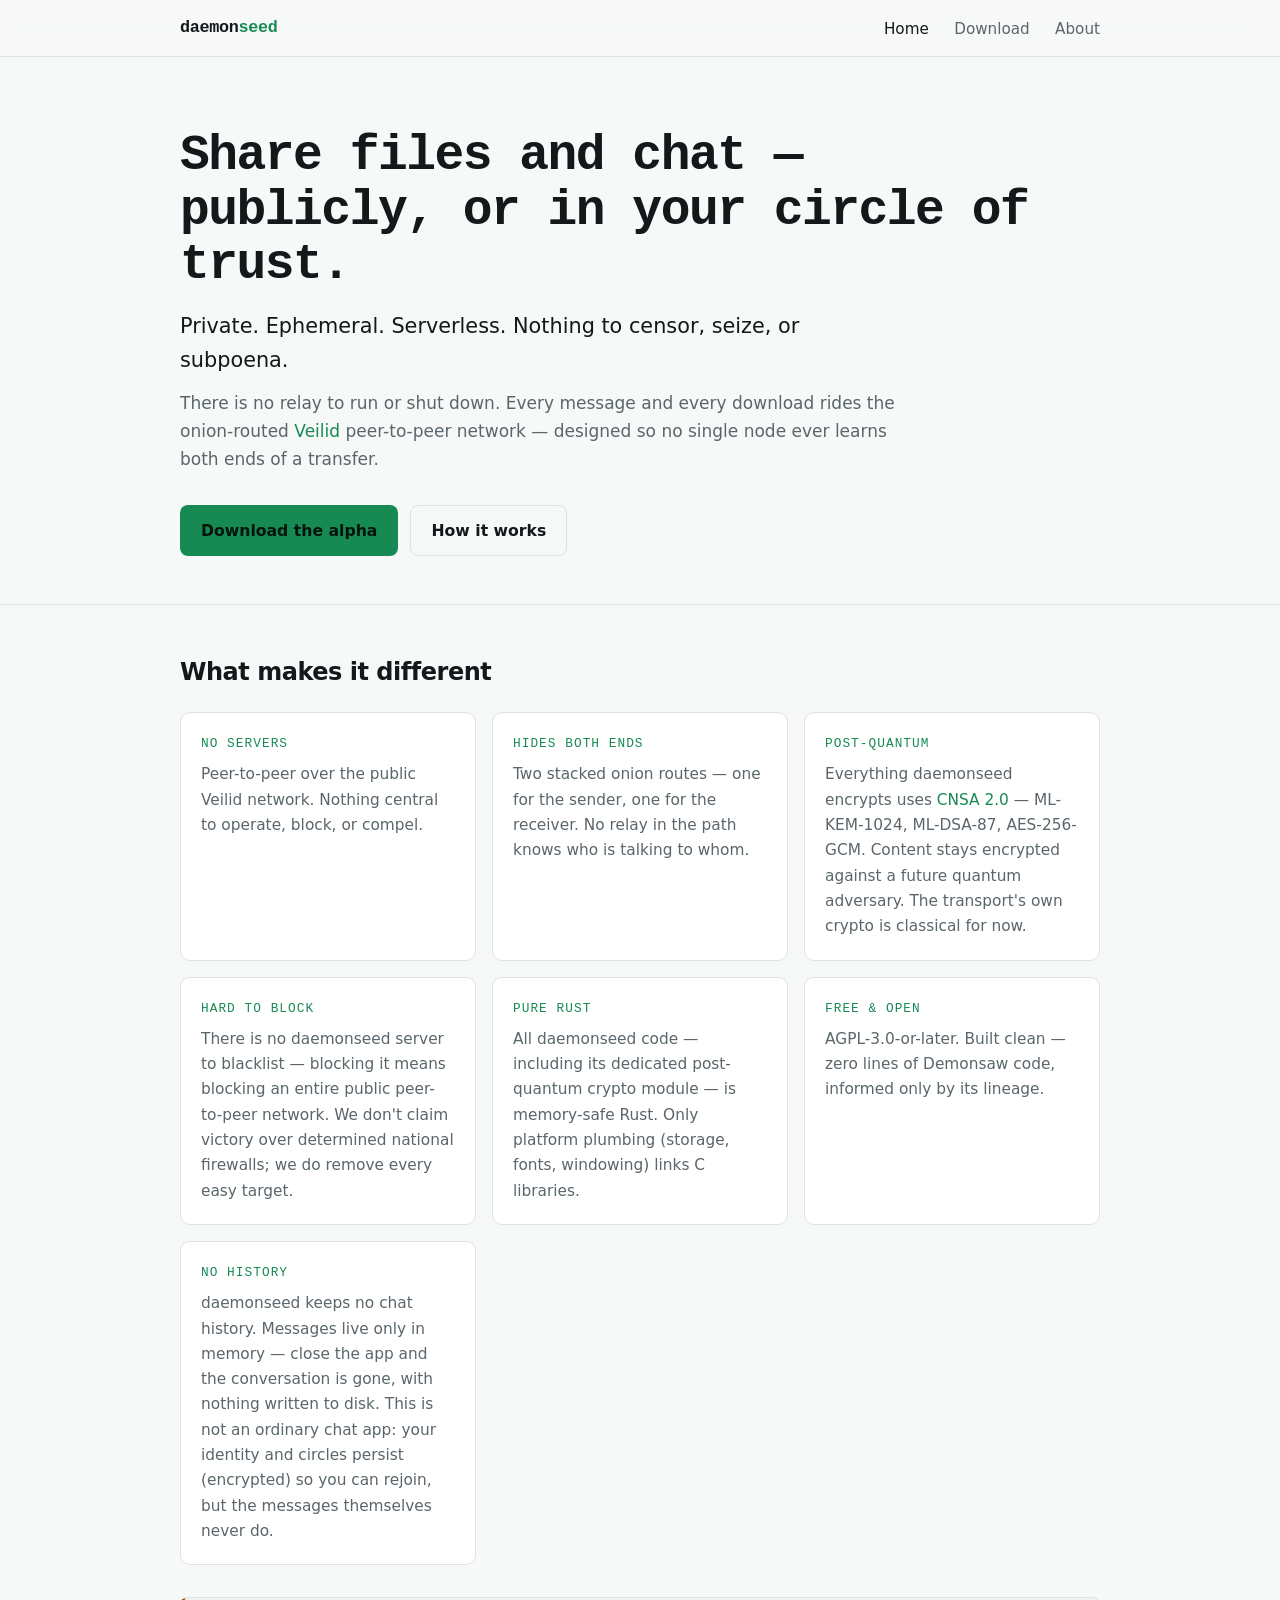
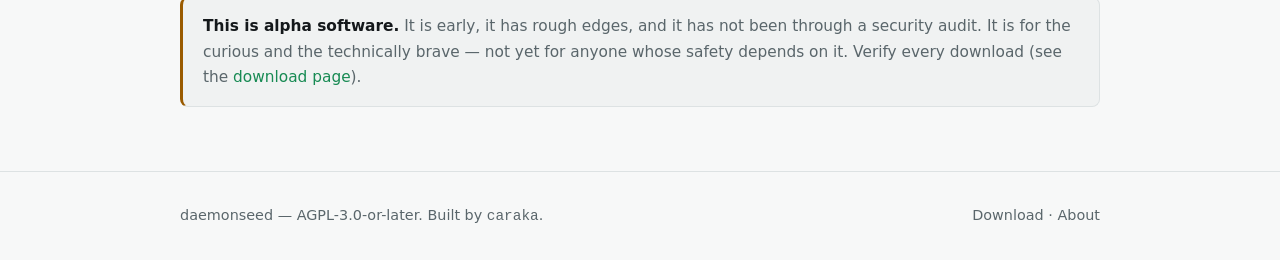
<file: index.html>
<!doctype html>
<html lang="en">
<head>
<meta charset="utf-8">
<meta name="viewport" content="width=device-width, initial-scale=1">
<meta name="theme-color" content="#0b0d0e">
<title>daemonseed — serverless, post-quantum comms & file-sharing</title>
<meta name="description" content="A pure-Rust successor to Demonsaw. Serverless, end-to-end-encrypted, post-quantum communication and file-sharing over a peer-to-peer network that hides both ends.">
<link rel="icon" href="/favicon.svg" type="image/svg+xml">
<link rel="stylesheet" href="/styles.css">
</head>
<body>
<header class="site">
  <div class="wrap">
    <span class="brand">daemon<span class="seed">seed</span></span>
    <nav class="top">
      <a href="/" aria-current="page">Home</a>
      <a href="/download.html">Download</a>
      <a href="/about.html">About</a>
    </nav>
  </div>
</header>

<main>
  <div class="hero">
    <div class="wrap">
      <h1>Share files and chat —<br>publicly, or in your circle of trust.</h1>
      <p class="lede">Private. Ephemeral. Serverless. Nothing to censor, seize, or subpoena.</p>
      <p class="sub">There is no relay to run or shut down. Every message and every download rides the onion-routed <a href="https://veilid.com" target="_blank" rel="noopener">Veilid</a> peer-to-peer network — designed so no single node ever learns both ends of a transfer.</p>
      <div class="cta">
        <a class="btn primary" href="/download.html">Download the alpha</a>
        <a class="btn ghost" href="/about.html#how">How it works</a>
      </div>
    </div>
  </div>

  <section id="how">
    <div class="wrap">
      <h2>What makes it different</h2>
      <div class="grid">
        <div class="card">
          <p class="k">No servers</p>
          <p>Peer-to-peer over the public Veilid network. Nothing central to operate, block, or compel.</p>
        </div>
        <div class="card">
          <p class="k">Hides both ends</p>
          <p>Two stacked onion routes — one for the sender, one for the receiver. No relay in the path knows who is talking to whom.</p>
        </div>
        <div class="card">
          <p class="k">Post-quantum</p>
          <p>Everything daemonseed encrypts uses <a href="https://en.wikipedia.org/wiki/Commercial_National_Security_Algorithm_Suite" target="_blank" rel="noopener">CNSA 2.0</a> — ML-KEM-1024, ML-DSA-87, AES-256-GCM. Content stays encrypted against a future quantum adversary. The transport's own crypto is classical for now.</p>
        </div>
        <div class="card">
          <p class="k">Hard to block</p>
          <p>There is no daemonseed server to blacklist — blocking it means blocking an entire public peer-to-peer network. We don't claim victory over determined national firewalls; we do remove every easy target.</p>
        </div>
        <div class="card">
          <p class="k">Pure Rust</p>
          <p>All daemonseed code — including its dedicated post-quantum crypto module — is memory-safe Rust. Only platform plumbing (storage, fonts, windowing) links C libraries.</p>
        </div>
        <div class="card">
          <p class="k">Free & open</p>
          <p>AGPL-3.0-or-later. Built clean — zero lines of Demonsaw code, informed only by its lineage.</p>
        </div>
        <div class="card">
          <p class="k">No history</p>
          <p>daemonseed keeps no chat history. Messages live only in memory — close the app and the conversation is gone, with nothing written to disk. This is not an ordinary chat app: your identity and circles persist (encrypted) so you can rejoin, but the messages themselves never do.</p>
        </div>
      </div>

      <div class="banner">
        <strong>This is alpha software.</strong> It is early, it has rough edges, and it has not been through a security audit. It is for the curious and the technically brave — not yet for anyone whose safety depends on it. Verify every download (see the <a href="/download.html">download page</a>).
      </div>
    </div>
  </section>
</main>

<footer class="site">
  <div class="wrap">
    <span>daemonseed — AGPL-3.0-or-later. Built by <span class="mono">caraka</span>.</span>
    <span><a href="/download.html">Download</a> · <a href="/about.html">About</a></span>
  </div>
</footer>
</body>
</html>
</file>
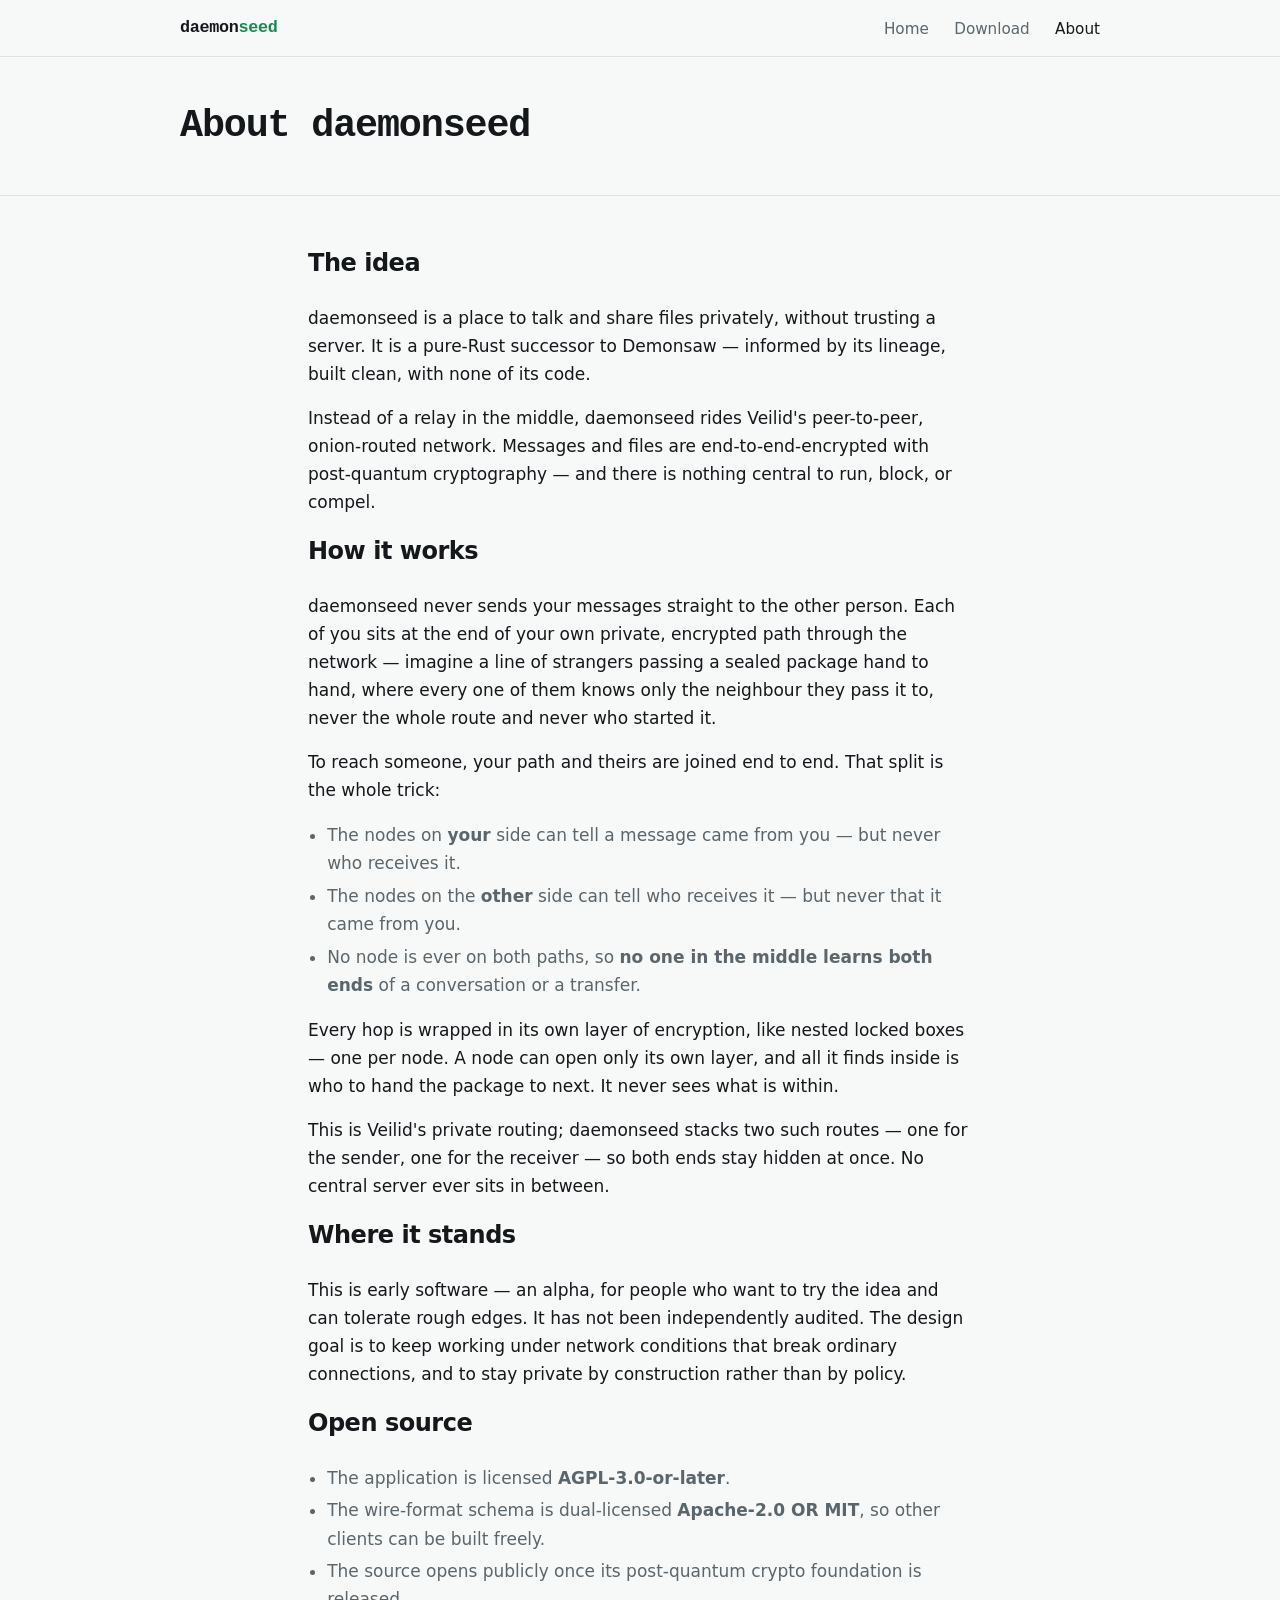
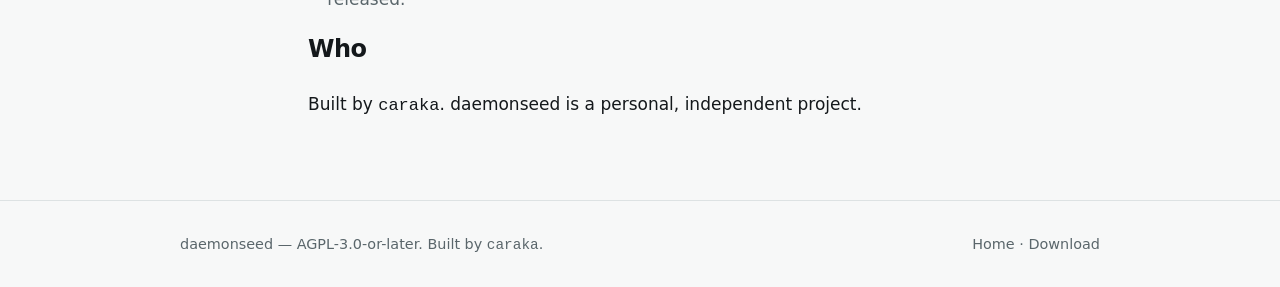
<file: about.html>
<!doctype html>
<html lang="en">
<head>
<meta charset="utf-8">
<meta name="viewport" content="width=device-width, initial-scale=1">
<meta name="theme-color" content="#0b0d0e">
<title>About — daemonseed</title>
<meta name="description" content="What daemonseed is, where it comes from, and how it is licensed.">
<link rel="icon" href="/favicon.svg" type="image/svg+xml">
<link rel="stylesheet" href="/styles.css">
</head>
<body>
<header class="site">
  <div class="wrap">
    <span class="brand">daemon<span class="seed">seed</span></span>
    <nav class="top">
      <a href="/">Home</a>
      <a href="/download.html">Download</a>
      <a href="/about.html" aria-current="page">About</a>
    </nav>
  </div>
</header>

<main>
  <div class="hero sm">
    <div class="wrap">
      <h1>About daemonseed</h1>
    </div>
  </div>

  <section>
    <div class="wrap prose">
      <h2>The idea</h2>
      <p>daemonseed is a place to talk and share files privately, without trusting a server. It is a pure-Rust successor to Demonsaw — informed by its lineage, built clean, with none of its code.</p>
      <p>Instead of a relay in the middle, daemonseed rides Veilid's peer-to-peer, onion-routed network. Messages and files are end-to-end-encrypted with post-quantum cryptography — and there is nothing central to run, block, or compel.</p>

      <h2 id="how">How it works</h2>
      <p>daemonseed never sends your messages straight to the other person. Each of you sits at the end of your own private, encrypted path through the network — imagine a line of strangers passing a sealed package hand to hand, where every one of them knows only the neighbour they pass it to, never the whole route and never who started it.</p>
      <p>To reach someone, your path and theirs are joined end to end. That split is the whole trick:</p>
      <ul>
        <li>The nodes on <strong>your</strong> side can tell a message came from you — but never who receives it.</li>
        <li>The nodes on the <strong>other</strong> side can tell who receives it — but never that it came from you.</li>
        <li>No node is ever on both paths, so <strong>no one in the middle learns both ends</strong> of a conversation or a transfer.</li>
      </ul>
      <p>Every hop is wrapped in its own layer of encryption, like nested locked boxes — one per node. A node can open only its own layer, and all it finds inside is who to hand the package to next. It never sees what is within.</p>
      <p>This is Veilid's private routing; daemonseed stacks two such routes — one for the sender, one for the receiver — so both ends stay hidden at once. No central server ever sits in between.</p>

      <h2>Where it stands</h2>
      <p>This is early software — an alpha, for people who want to try the idea and can tolerate rough edges. It has not been independently audited. The design goal is to keep working under network conditions that break ordinary connections, and to stay private by construction rather than by policy.</p>

      <h2>Open source</h2>
      <ul>
        <li>The application is licensed <strong>AGPL-3.0-or-later</strong>.</li>
        <li>The wire-format schema is dual-licensed <strong>Apache-2.0 OR MIT</strong>, so other clients can be built freely.</li>
        <li>The source opens publicly once its post-quantum crypto foundation is released.</li>
      </ul>

      <h2>Who</h2>
      <p>Built by <span class="mono">caraka</span>. daemonseed is a personal, independent project.</p>
    </div>
  </section>
</main>

<footer class="site">
  <div class="wrap">
    <span>daemonseed — AGPL-3.0-or-later. Built by <span class="mono">caraka</span>.</span>
    <span><a href="/">Home</a> · <a href="/download.html">Download</a></span>
  </div>
</footer>
</body>
</html>
</file>
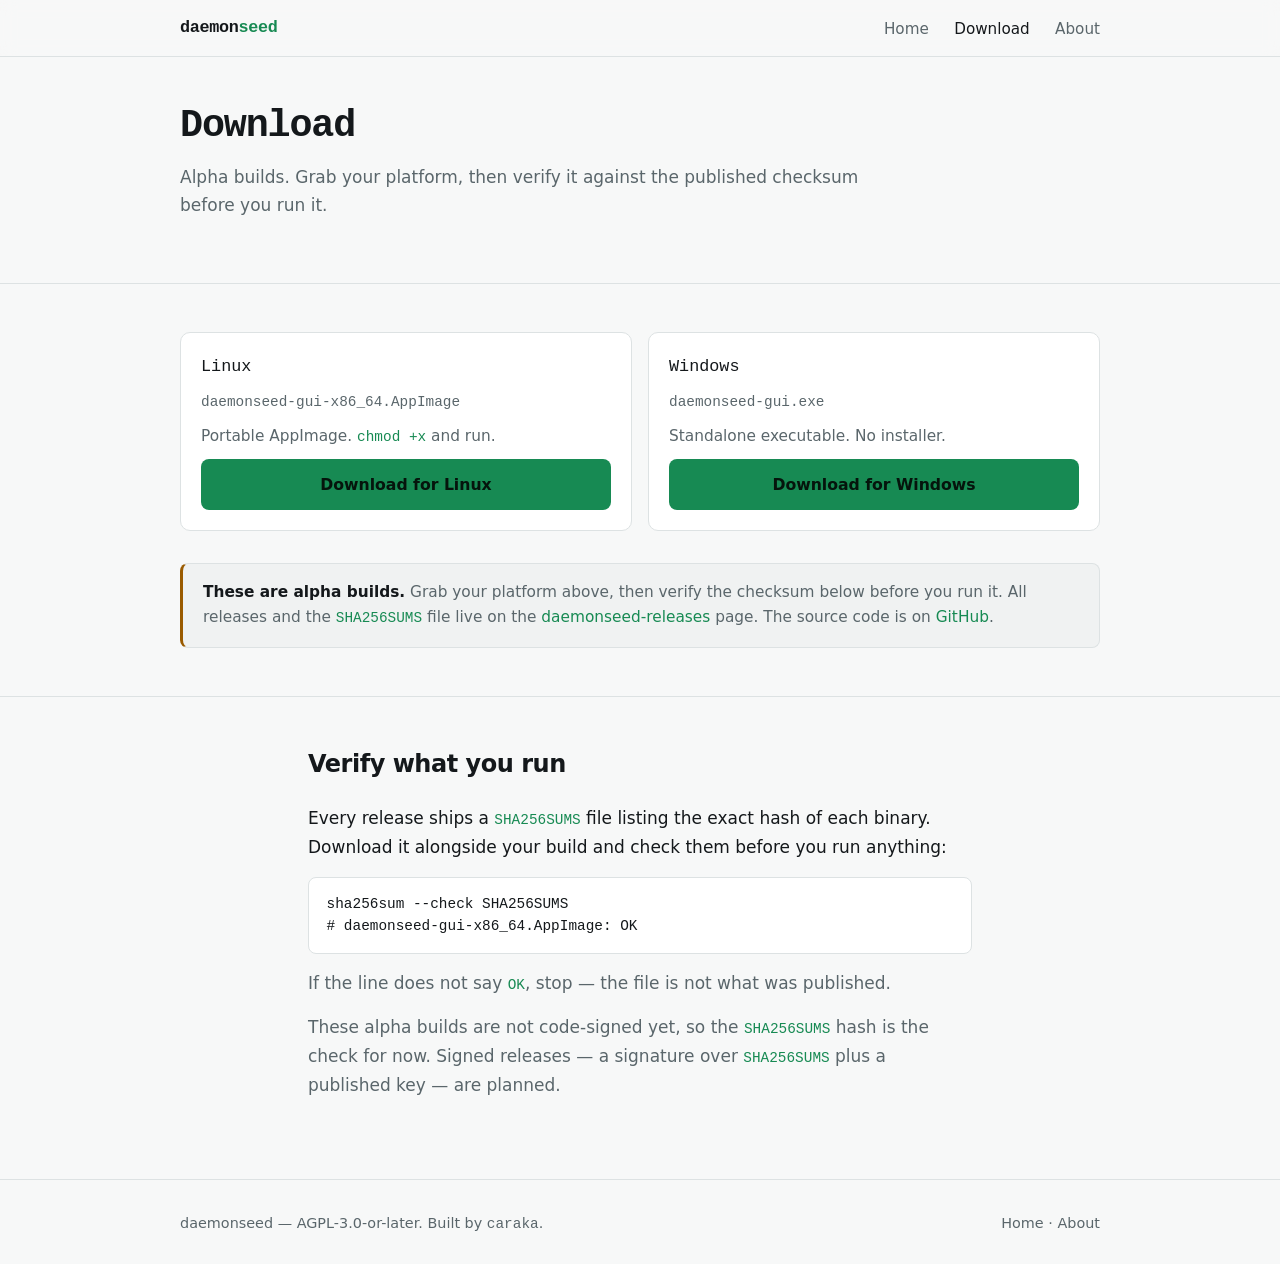
<file: download.html>
<!doctype html>
<html lang="en">
<head>
<meta charset="utf-8">
<meta name="viewport" content="width=device-width, initial-scale=1">
<meta name="theme-color" content="#0b0d0e">
<title>Download — daemonseed</title>
<meta name="description" content="Download daemonseed alpha builds for Linux and Windows, with checksums and signatures to verify what you run.">
<link rel="icon" href="/favicon.svg" type="image/svg+xml">
<link rel="stylesheet" href="/styles.css">
</head>
<body>
<header class="site">
  <div class="wrap">
    <span class="brand">daemon<span class="seed">seed</span></span>
    <nav class="top">
      <a href="/">Home</a>
      <a href="/download.html" aria-current="page">Download</a>
      <a href="/about.html">About</a>
    </nav>
  </div>
</header>

<main>
  <div class="hero sm">
    <div class="wrap">
      <h1>Download</h1>
      <p class="sub">Alpha builds. Grab your platform, then verify it against the published checksum before you run it.</p>
    </div>
  </div>

  <section>
    <div class="wrap">
      <div class="dl">
        <div class="card">
          <span class="plat">Linux</span>
          <span class="file">daemonseed-gui-x86_64.AppImage</span>
          <p class="muted">Portable AppImage. <code>chmod +x</code> and run.</p>
          <a class="btn primary" href="https://github.com/caraka/daemonseed-releases/releases/latest/download/daemonseed-gui-x86_64.AppImage">Download for Linux</a>
        </div>
        <div class="card">
          <span class="plat">Windows</span>
          <span class="file">daemonseed-gui.exe</span>
          <p class="muted">Standalone executable. No installer.</p>
          <a class="btn primary" href="https://github.com/caraka/daemonseed-releases/releases/latest/download/daemonseed-gui.exe">Download for Windows</a>
        </div>
      </div>

      <div class="banner">
        <strong>These are alpha builds.</strong> Grab your platform above, then verify the checksum below before you run it. All releases and the <code>SHA256SUMS</code> file live on the <a href="https://github.com/caraka/daemonseed-releases/releases">daemonseed-releases</a> page. The source code is on <a href="https://github.com/caraka/daemonseed">GitHub</a>.
      </div>
    </div>
  </section>

  <section>
    <div class="wrap prose">
      <h2>Verify what you run</h2>
      <p>Every release ships a <code>SHA256SUMS</code> file listing the exact hash of each binary. Download it alongside your build and check them before you run anything:</p>

      <pre><code>sha256sum --check SHA256SUMS
# daemonseed-gui-x86_64.AppImage: OK</code></pre>
      <p class="muted">If the line does not say <code>OK</code>, stop — the file is not what was published.</p>

      <p class="muted">These alpha builds are not code-signed yet, so the <code>SHA256SUMS</code> hash is the check for now. Signed releases — a signature over <code>SHA256SUMS</code> plus a published key — are planned.</p>
    </div>
  </section>
</main>

<footer class="site">
  <div class="wrap">
    <span>daemonseed — AGPL-3.0-or-later. Built by <span class="mono">caraka</span>.</span>
    <span><a href="/">Home</a> · <a href="/about.html">About</a></span>
  </div>
</footer>
</body>
</html>
</file>
<file: styles.css>
/* daemonseed.org — hand-rolled, no framework. Dark-first, light fallback. */

:root {
  --bg: #0b0d0e;
  --panel: #14181b;
  --panel-2: #1a1f23;
  --fg: #e7ebec;
  --muted: #98a3a8;
  --accent: #5ad48a;
  --accent-dim: #3fae6e;
  --border: #232a2e;
  --danger: #f2b155;
  --mono: ui-monospace, "SFMono-Regular", "JetBrains Mono", "Fira Code", Menlo, Consolas, monospace;
  --sans: system-ui, -apple-system, "Segoe UI", Roboto, Helvetica, Arial, sans-serif;
  --maxw: 60rem;
}

@media (prefers-color-scheme: light) {
  :root {
    --bg: #f7f8f8;
    --panel: #ffffff;
    --panel-2: #f0f2f2;
    --fg: #14181b;
    --muted: #5a666b;
    --accent: #178a53;
    --accent-dim: #0f6b3f;
    --border: #dde2e3;
    --danger: #9a5b00;
  }
}

* { box-sizing: border-box; }

html { -webkit-text-size-adjust: 100%; }

body {
  margin: 0;
  background: var(--bg);
  color: var(--fg);
  font-family: var(--sans);
  font-size: 17px;
  line-height: 1.65;
  -webkit-font-smoothing: antialiased;
}

a { color: var(--accent); text-decoration: none; }
a:hover { color: var(--accent-dim); text-decoration: underline; }

.wrap { max-width: var(--maxw); margin: 0 auto; padding: 0 1.25rem; }

/* ---- header / nav ---- */
header.site {
  position: sticky; top: 0; z-index: 10;
  background: color-mix(in srgb, var(--bg) 88%, transparent);
  backdrop-filter: blur(8px);
  border-bottom: 1px solid var(--border);
}
header.site .wrap {
  display: flex; align-items: center; justify-content: space-between;
  height: 3.5rem;
}
.brand {
  font-family: var(--mono); font-weight: 600; font-size: 1.05rem;
  letter-spacing: -0.02em; color: var(--fg);
}
.brand .seed { color: var(--accent); }
nav.top a {
  color: var(--muted); margin-left: 1.25rem; font-size: 0.95rem;
}
nav.top a:hover, nav.top a[aria-current="page"] { color: var(--fg); text-decoration: none; }

/* ---- hero ---- */
.hero { padding: 4.5rem 0 3rem; border-bottom: 1px solid var(--border); }
.hero h1 {
  font-family: var(--mono);
  font-size: clamp(2rem, 5vw, 3.1rem);
  line-height: 1.1; letter-spacing: -0.03em; margin: 0 0 1rem;
}
.hero .lede { font-size: clamp(1.05rem, 2.4vw, 1.3rem); color: var(--fg); max-width: 44rem; margin: 0 0 0.75rem; }
.hero .sub { color: var(--muted); max-width: 46rem; margin: 0 0 2rem; }

.cta { display: flex; flex-wrap: wrap; gap: 0.75rem; align-items: center; }
.btn {
  display: inline-block; font-weight: 600; font-size: 0.98rem;
  padding: 0.7rem 1.25rem; border-radius: 8px; border: 1px solid transparent;
  cursor: pointer;
}
.btn.primary { background: var(--accent); color: #05140c; }
.btn.primary:hover { background: var(--accent-dim); text-decoration: none; color: #05140c; }
.btn.ghost { border-color: var(--border); color: var(--fg); }
.btn.ghost:hover { border-color: var(--accent); text-decoration: none; }

/* ---- sections ---- */
section { padding: 3rem 0; border-bottom: 1px solid var(--border); }
section:last-of-type { border-bottom: none; }
h2 { font-size: 1.5rem; letter-spacing: -0.02em; margin: 0 0 1.25rem; }
h3 { font-size: 1.1rem; margin: 0 0 0.4rem; }
p { margin: 0 0 1rem; }
.muted { color: var(--muted); }

/* ---- feature grid ---- */
.grid { display: grid; grid-template-columns: repeat(auto-fit, minmax(15rem, 1fr)); gap: 1rem; }
.card {
  background: var(--panel); border: 1px solid var(--border); border-radius: 10px;
  padding: 1.25rem;
}
.card .k {
  font-family: var(--mono); font-size: 0.8rem; text-transform: uppercase;
  letter-spacing: 0.08em; color: var(--accent); margin: 0 0 0.5rem;
}
.card p { margin: 0; color: var(--muted); font-size: 0.96rem; }

/* ---- alpha banner ---- */
.banner {
  background: var(--panel-2); border: 1px solid var(--border);
  border-left: 3px solid var(--danger);
  border-radius: 8px; padding: 1rem 1.25rem; margin: 2rem 0 0;
  color: var(--muted); font-size: 0.96rem;
}
.banner strong { color: var(--fg); }

/* ---- download cards ---- */
.dl { display: grid; grid-template-columns: repeat(auto-fit, minmax(16rem, 1fr)); gap: 1rem; }
.dl .card { display: flex; flex-direction: column; gap: 0.6rem; }
.dl .plat { font-family: var(--mono); font-size: 1.05rem; color: var(--fg); }
.dl .file { color: var(--muted); font-size: 0.9rem; font-family: var(--mono); }
.dl .btn { margin-top: auto; text-align: center; }

/* ---- code / verify ---- */
pre, code { font-family: var(--mono); font-size: 0.9rem; }
pre {
  background: var(--panel); border: 1px solid var(--border); border-radius: 8px;
  padding: 1rem 1.1rem; overflow-x: auto; color: var(--fg); line-height: 1.5;
}
code { color: var(--accent); }
pre code { color: var(--fg); }

/* ---- footer ---- */
footer.site {
  border-top: 1px solid var(--border); padding: 2rem 0; margin-top: 1rem;
  color: var(--muted); font-size: 0.9rem;
}
footer.site .wrap { display: flex; flex-wrap: wrap; gap: 0.5rem 1.5rem; justify-content: space-between; }
footer.site a { color: var(--muted); }
footer.site a:hover { color: var(--fg); }

/* ---- utilities (keep CSP style-src 'self', no inline styles) ---- */
.mono { font-family: var(--mono); }
.hero.sm { padding: 3rem 0 2rem; }
.hero.sm h1 { font-size: clamp(1.8rem, 4vw, 2.4rem); }

.prose { max-width: 44rem; }
.prose ul { padding-left: 1.2rem; }
.prose li { margin: 0.3rem 0; color: var(--muted); }

/* anchored headings clear the sticky header on jump */
:target { scroll-margin-top: 5rem; }
</file>
